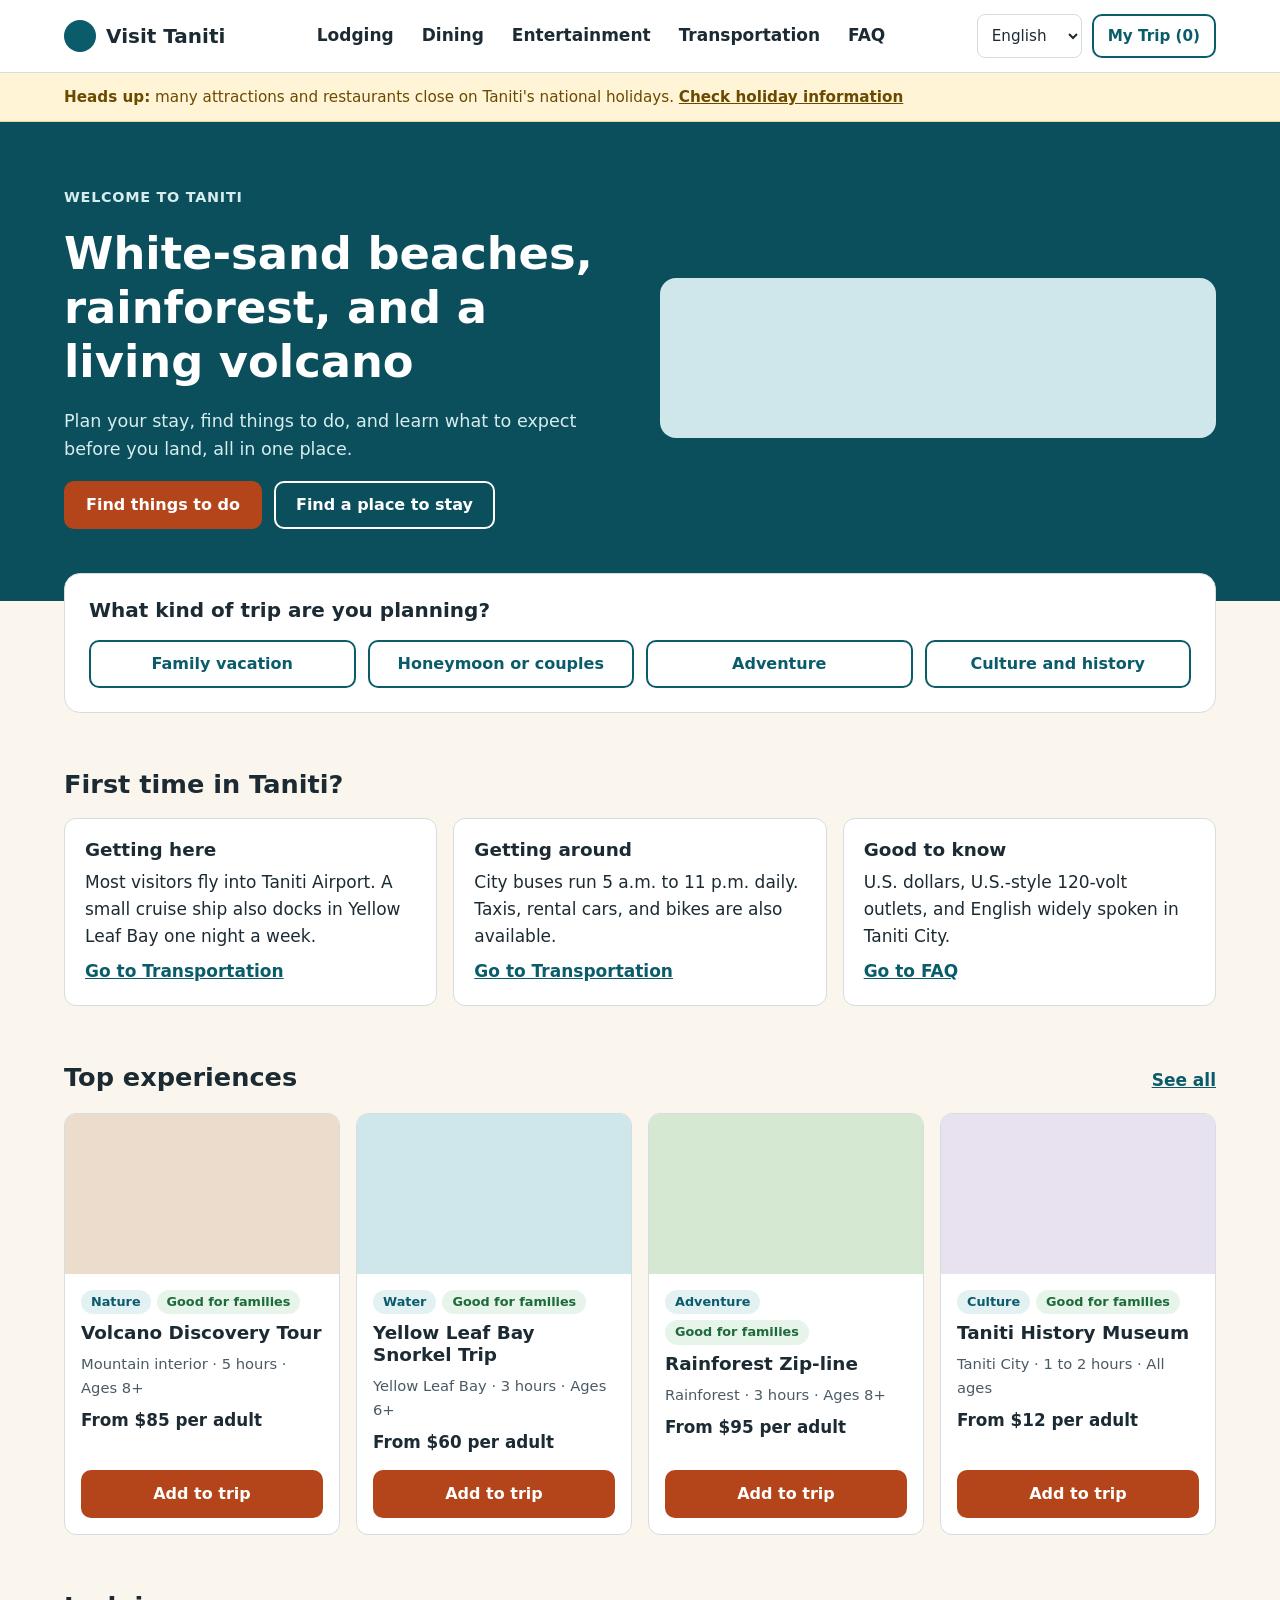
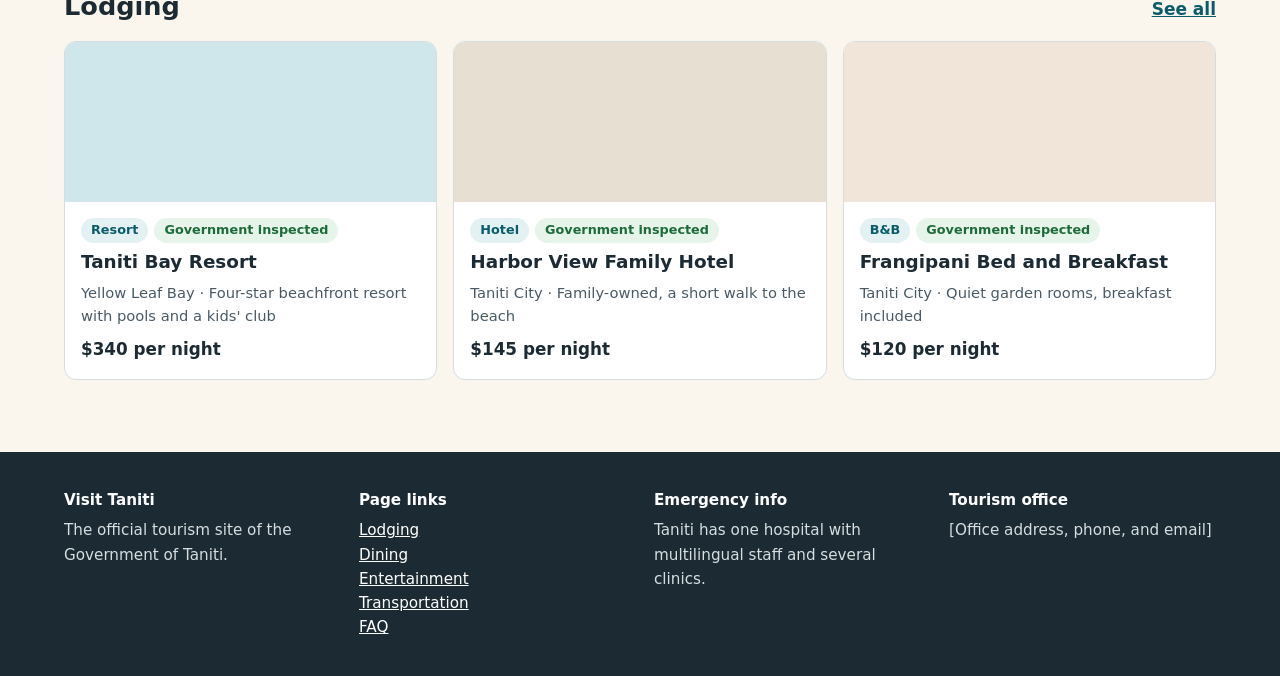
<file: index.html>
<!DOCTYPE html>
<html lang="en">
<head>
  <meta charset="utf-8">
  <meta name="viewport" content="width=device-width, initial-scale=1">
  <meta name="description" content="Plan your trip to Taniti: lodging, dining, things to do, transportation, and travel tips.">
  <title>Home | Visit Taniti</title>
  <link rel="stylesheet" href="styles.css">
</head>
<body>
<a class="skip-link" href="#main">Skip to main content</a>
<header class="site-header">
  <div class="wrap header-inner">
    <a class="logo" href="index.html" aria-label="Visit Taniti home"><span class="logo-mark" aria-hidden="true"></span>Visit Taniti</a>
    <nav aria-label="Main"><ul class="main-nav"><li><a href="lodging.html">Lodging</a></li><li><a href="dining.html">Dining</a></li><li><a href="entertainment.html">Entertainment</a></li><li><a href="transportation.html">Transportation</a></li><li><a href="faq.html">FAQ</a></li></ul></nav>
    <div class="header-tools">
      <label class="visually-hidden" for="lang">Language</label>
      <select id="lang"><option>English</option><option>Español</option><option>Français</option><option>日本語</option></select>
      <a class="btn btn-outline btn-small" href="#">My Trip (0)</a>
    </div>
  </div>
</header>
<main id="main">
<div class="holiday-alert"><div class="wrap"><p><strong>Heads up:</strong> many attractions and restaurants close on Taniti's national holidays. <a href="faq.html#q-holidays">Check holiday information</a></p></div></div>
<section class="hero" aria-labelledby="hero-title">
  <div class="wrap hero-inner">
    <div class="hero-text">
      <p class="eyebrow">Welcome to Taniti</p>
      <h1 id="hero-title">White-sand beaches, rainforest, and a living volcano</h1>
      <p>Plan your stay, find things to do, and learn what to expect before you land, all in one place.</p>
      <div class="hero-buttons"><a class="btn btn-primary" href="entertainment.html">Find things to do</a><a class="btn btn-light" href="lodging.html">Find a place to stay</a></div>
    </div>
    <div class="photo hero-photo tone-water" role="img" aria-label="Photo: Yellow Leaf Bay at sunset"></div>
  </div>
</section>
<section class="wrap section trip-types" aria-labelledby="trip-title">
  <h2 id="trip-title">What kind of trip are you planning?</h2>
  <div class="trip-grid">
    <a class="btn btn-outline" href="entertainment.html#families">Family vacation</a>
    <a class="btn btn-outline" href="entertainment.html#couples">Honeymoon or couples</a>
    <a class="btn btn-outline" href="entertainment.html#adventure">Adventure</a>
    <a class="btn btn-outline" href="entertainment.html#culture">Culture and history</a>
  </div>
</section>
<section class="wrap section" aria-labelledby="first-title">
  <h2 id="first-title">First time in Taniti?</h2>
  <div class="grid grid-3">
    <div class="info-card"><h3>Getting here</h3><p>Most visitors fly into Taniti Airport. A small cruise ship also docks in Yellow Leaf Bay one night a week.</p><a href="transportation.html">Go to Transportation</a></div>
    <div class="info-card"><h3>Getting around</h3><p>City buses run 5 a.m. to 11 p.m. daily. Taxis, rental cars, and bikes are also available.</p><a href="transportation.html#around-title">Go to Transportation</a></div>
    <div class="info-card"><h3>Good to know</h3><p>U.S. dollars, U.S.-style 120-volt outlets, and English widely spoken in Taniti City.</p><a href="faq.html">Go to FAQ</a></div>
  </div>
</section>
<section class="wrap section" aria-labelledby="top-title">
  <div class="section-head"><h2 id="top-title">Top experiences</h2><a href="entertainment.html">See all</a></div>
  <div class="grid grid-4"><article class="card family couples adventure nature">
  <div class="photo tone-earth" role="img" aria-label="Photo: Volcano Discovery Tour"></div>
  <div class="card-body">
    <div class="badges"><span class="badge">Nature</span><span class="badge badge-green">Good for families</span></div>
    <h3>Volcano Discovery Tour</h3>
    <p class="meta">Mountain interior · 5 hours · Ages 8+</p>
    <p class="price">From $85 per adult</p>
    <div class="card-actions"><button type="button" class="btn btn-primary btn-block">Add to trip</button></div>
  </div>
</article><article class="card family couples water">
  <div class="photo tone-water" role="img" aria-label="Photo: Yellow Leaf Bay Snorkel Trip"></div>
  <div class="card-body">
    <div class="badges"><span class="badge">Water</span><span class="badge badge-green">Good for families</span></div>
    <h3>Yellow Leaf Bay Snorkel Trip</h3>
    <p class="meta">Yellow Leaf Bay · 3 hours · Ages 6+</p>
    <p class="price">From $60 per adult</p>
    <div class="card-actions"><button type="button" class="btn btn-primary btn-block">Add to trip</button></div>
  </div>
</article><article class="card family couples adventure adventure">
  <div class="photo tone-forest" role="img" aria-label="Photo: Rainforest Zip-line"></div>
  <div class="card-body">
    <div class="badges"><span class="badge">Adventure</span><span class="badge badge-green">Good for families</span></div>
    <h3>Rainforest Zip-line</h3>
    <p class="meta">Rainforest · 3 hours · Ages 8+</p>
    <p class="price">From $95 per adult</p>
    <div class="card-actions"><button type="button" class="btn btn-primary btn-block">Add to trip</button></div>
  </div>
</article><article class="card family couples culture">
  <div class="photo tone-violet" role="img" aria-label="Photo: Taniti History Museum"></div>
  <div class="card-body">
    <div class="badges"><span class="badge">Culture</span><span class="badge badge-green">Good for families</span></div>
    <h3>Taniti History Museum</h3>
    <p class="meta">Taniti City · 1 to 2 hours · All ages</p>
    <p class="price">From $12 per adult</p>
    <div class="card-actions"><button type="button" class="btn btn-primary btn-block">Add to trip</button></div>
  </div>
</article></div>
</section>
<section class="wrap section" aria-labelledby="stay-title">
  <div class="section-head"><h2 id="stay-title">Lodging</h2><a href="lodging.html">See all</a></div>
  <div class="grid grid-3"><article class="card resort">
  <div class="photo tone-water" role="img" aria-label="Photo: Taniti Bay Resort"></div>
  <div class="card-body">
    <div class="badges"><span class="badge">Resort</span><span class="badge badge-green">Government inspected</span></div>
    <h3>Taniti Bay Resort</h3>
    <p class="meta">Yellow Leaf Bay · Four-star beachfront resort with pools and a kids' club</p>
    <p class="price">$340 per night</p>
    
  </div>
</article><article class="card hotel">
  <div class="photo tone-sand" role="img" aria-label="Photo: Harbor View Family Hotel"></div>
  <div class="card-body">
    <div class="badges"><span class="badge">Hotel</span><span class="badge badge-green">Government inspected</span></div>
    <h3>Harbor View Family Hotel</h3>
    <p class="meta">Taniti City · Family-owned, a short walk to the beach</p>
    <p class="price">$145 per night</p>
  </div>
</article><article class="card bb">
  <div class="photo tone-rose" role="img" aria-label="Photo: Frangipani Bed and Breakfast"></div>
  <div class="card-body">
    <div class="badges"><span class="badge">B&amp;B</span><span class="badge badge-green">Government inspected</span></div>
    <h3>Frangipani Bed and Breakfast</h3>
    <p class="meta">Taniti City · Quiet garden rooms, breakfast included</p>
    <p class="price">$120 per night</p>
  </div>
</article></div>
</section>
</main>
<footer class="site-footer">
  <div class="wrap footer-grid">
    <div><p class="footer-title">Visit Taniti</p><p>The official tourism site of the Government of Taniti.</p></div>
    <nav aria-label="Footer"><p class="footer-title">Page links</p><ul>
      <li><a href="lodging.html">Lodging</a></li><li><a href="dining.html">Dining</a></li><li><a href="entertainment.html">Entertainment</a></li>
      <li><a href="transportation.html">Transportation</a></li><li><a href="faq.html">FAQ</a></li></ul></nav>
    <div><p class="footer-title">Emergency info</p><p>Taniti has one hospital with multilingual staff and several clinics.</p></div>
    <div><p class="footer-title">Tourism office</p><p>[Office address, phone, and email]</p></div>
  </div>
</footer>
</body>
</html>
</file>
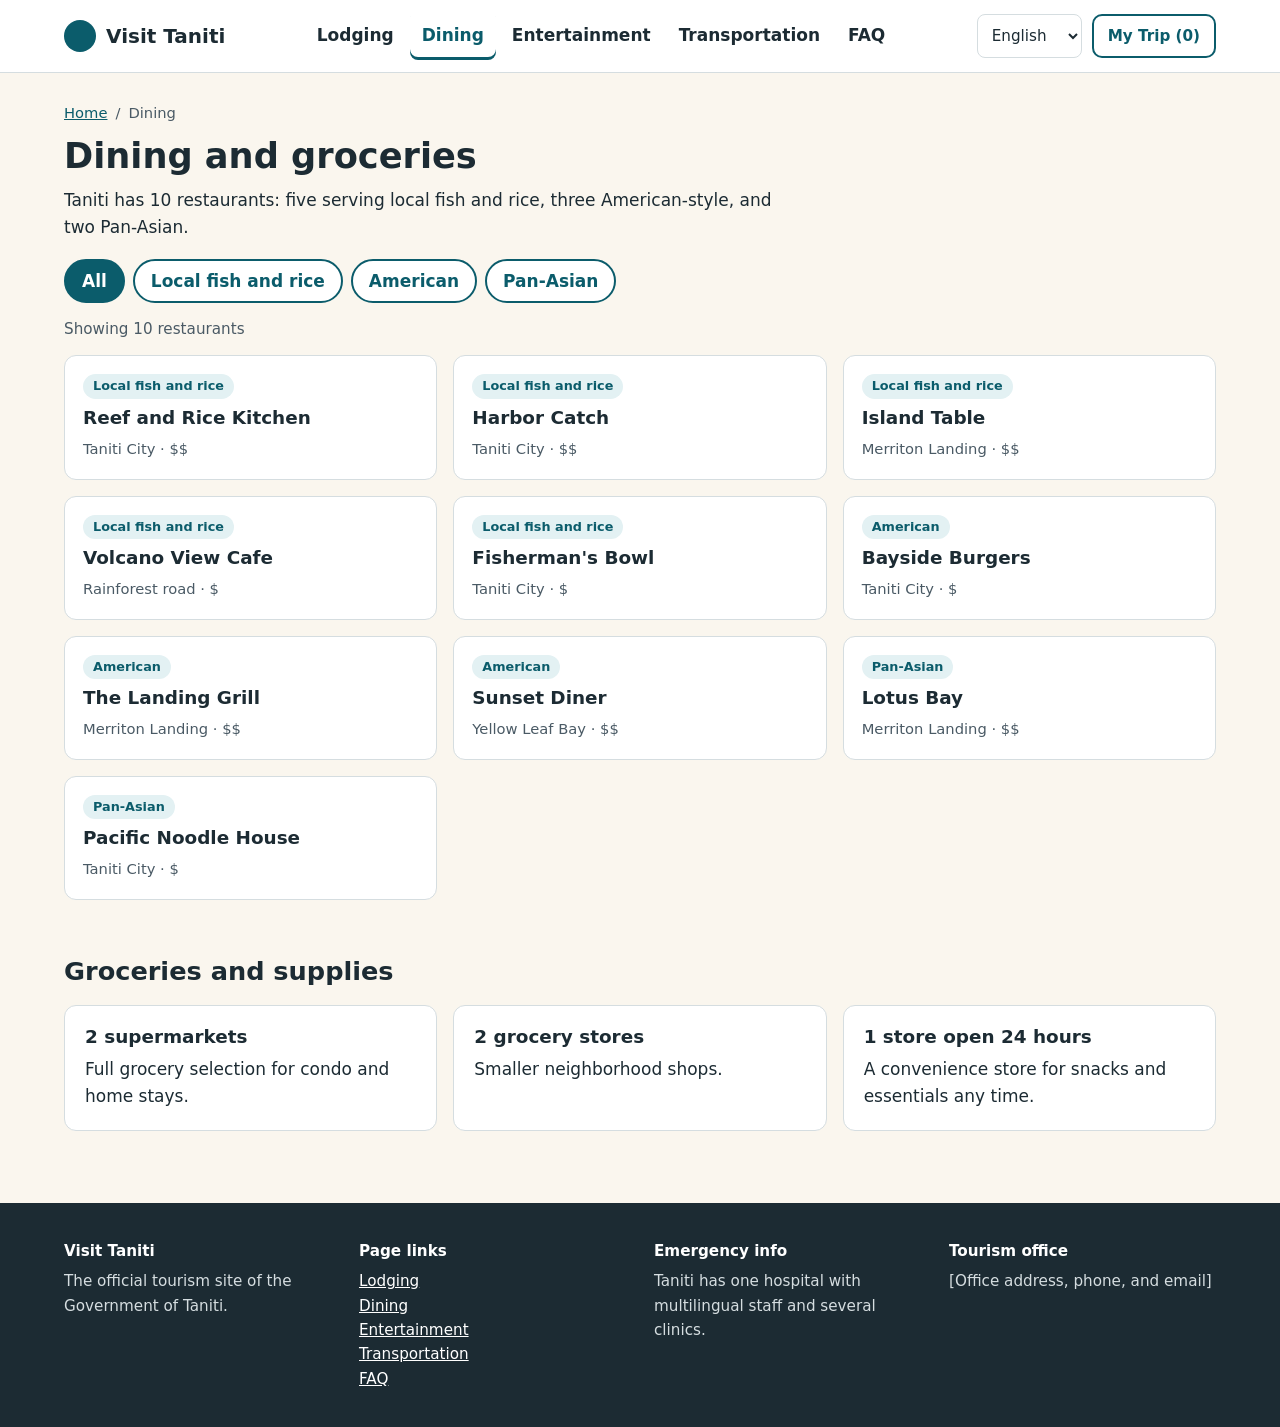
<file: dining.html>
<!DOCTYPE html>
<html lang="en">
<head>
  <meta charset="utf-8">
  <meta name="viewport" content="width=device-width, initial-scale=1">
  <meta name="description" content="Restaurants and grocery stores on Taniti.">
  <title>Dining | Visit Taniti</title>
  <link rel="stylesheet" href="styles.css">
</head>
<body>
<a class="skip-link" href="#main">Skip to main content</a>
<header class="site-header">
  <div class="wrap header-inner">
    <a class="logo" href="index.html" aria-label="Visit Taniti home"><span class="logo-mark" aria-hidden="true"></span>Visit Taniti</a>
    <nav aria-label="Main"><ul class="main-nav"><li><a href="lodging.html">Lodging</a></li><li><a href="dining.html" aria-current="page">Dining</a></li><li><a href="entertainment.html">Entertainment</a></li><li><a href="transportation.html">Transportation</a></li><li><a href="faq.html">FAQ</a></li></ul></nav>
    <div class="header-tools">
      <label class="visually-hidden" for="lang">Language</label>
      <select id="lang"><option>English</option><option>Español</option><option>Français</option><option>日本語</option></select>
      <a class="btn btn-outline btn-small" href="#">My Trip (0)</a>
    </div>
  </div>
</header>
<main id="main">
<section class="wrap page-title">
  <nav aria-label="Breadcrumb"><ol class="breadcrumb"><li><a href="index.html">Home</a></li><li aria-current="page">Dining</li></ol></nav>
  <h1>Dining and groceries</h1>
  <p class="intro">Taniti has 10 restaurants: five serving local fish and rice, three American-style, and two Pan-Asian.</p>
</section><section class="wrap filter-area" aria-label="Filter by cuisine">
  <span id="all" class="filter-target"></span><span id="local" class="filter-target"></span><span id="american" class="filter-target"></span><span id="panasian" class="filter-target"></span>
  <nav class="chips" aria-label="Filter by cuisine"><a class="chip chip-all" href="#all">All</a><a class="chip" data-f="local" href="#local">Local fish and rice</a><a class="chip" data-f="american" href="#american">American</a><a class="chip" data-f="panasian" href="#panasian">Pan-Asian</a></nav>
  <div class="results">
    <div class="grid"><article class="card food-card local"><div class="card-body"><div class="badges"><span class="badge">Local fish and rice</span></div><h3>Reef and Rice Kitchen</h3><p class="meta">Taniti City · $$</p></div></article><article class="card food-card local"><div class="card-body"><div class="badges"><span class="badge">Local fish and rice</span></div><h3>Harbor Catch</h3><p class="meta">Taniti City · $$</p></div></article><article class="card food-card local"><div class="card-body"><div class="badges"><span class="badge">Local fish and rice</span></div><h3>Island Table</h3><p class="meta">Merriton Landing · $$</p></div></article><article class="card food-card local"><div class="card-body"><div class="badges"><span class="badge">Local fish and rice</span></div><h3>Volcano View Cafe</h3><p class="meta">Rainforest road · $</p></div></article><article class="card food-card local"><div class="card-body"><div class="badges"><span class="badge">Local fish and rice</span></div><h3>Fisherman&#x27;s Bowl</h3><p class="meta">Taniti City · $</p></div></article><article class="card food-card american"><div class="card-body"><div class="badges"><span class="badge">American</span></div><h3>Bayside Burgers</h3><p class="meta">Taniti City · $</p></div></article><article class="card food-card american"><div class="card-body"><div class="badges"><span class="badge">American</span></div><h3>The Landing Grill</h3><p class="meta">Merriton Landing · $$</p></div></article><article class="card food-card american"><div class="card-body"><div class="badges"><span class="badge">American</span></div><h3>Sunset Diner</h3><p class="meta">Yellow Leaf Bay · $$</p></div></article><article class="card food-card panasian"><div class="card-body"><div class="badges"><span class="badge">Pan-Asian</span></div><h3>Lotus Bay</h3><p class="meta">Merriton Landing · $$</p></div></article><article class="card food-card panasian"><div class="card-body"><div class="badges"><span class="badge">Pan-Asian</span></div><h3>Pacific Noodle House</h3><p class="meta">Taniti City · $</p></div></article></div>
    <p class="count" aria-live="polite">restaurants</p>
  </div>
</section>
<section class="wrap section" aria-labelledby="groc-title">
  <h2 id="groc-title">Groceries and supplies</h2>
  <div class="grid grid-3">
    <div class="info-card"><h3>2 supermarkets</h3><p>Full grocery selection for condo and home stays.</p></div>
    <div class="info-card"><h3>2 grocery stores</h3><p>Smaller neighborhood shops.</p></div>
    <div class="info-card"><h3>1 store open 24 hours</h3><p>A convenience store for snacks and essentials any time.</p></div>
  </div>
</section>
</main>
<footer class="site-footer">
  <div class="wrap footer-grid">
    <div><p class="footer-title">Visit Taniti</p><p>The official tourism site of the Government of Taniti.</p></div>
    <nav aria-label="Footer"><p class="footer-title">Page links</p><ul>
      <li><a href="lodging.html">Lodging</a></li><li><a href="dining.html">Dining</a></li><li><a href="entertainment.html">Entertainment</a></li>
      <li><a href="transportation.html">Transportation</a></li><li><a href="faq.html">FAQ</a></li></ul></nav>
    <div><p class="footer-title">Emergency info</p><p>Taniti has one hospital with multilingual staff and several clinics.</p></div>
    <div><p class="footer-title">Tourism office</p><p>[Office address, phone, and email]</p></div>
  </div>
</footer>
</body>
</html>
</file>
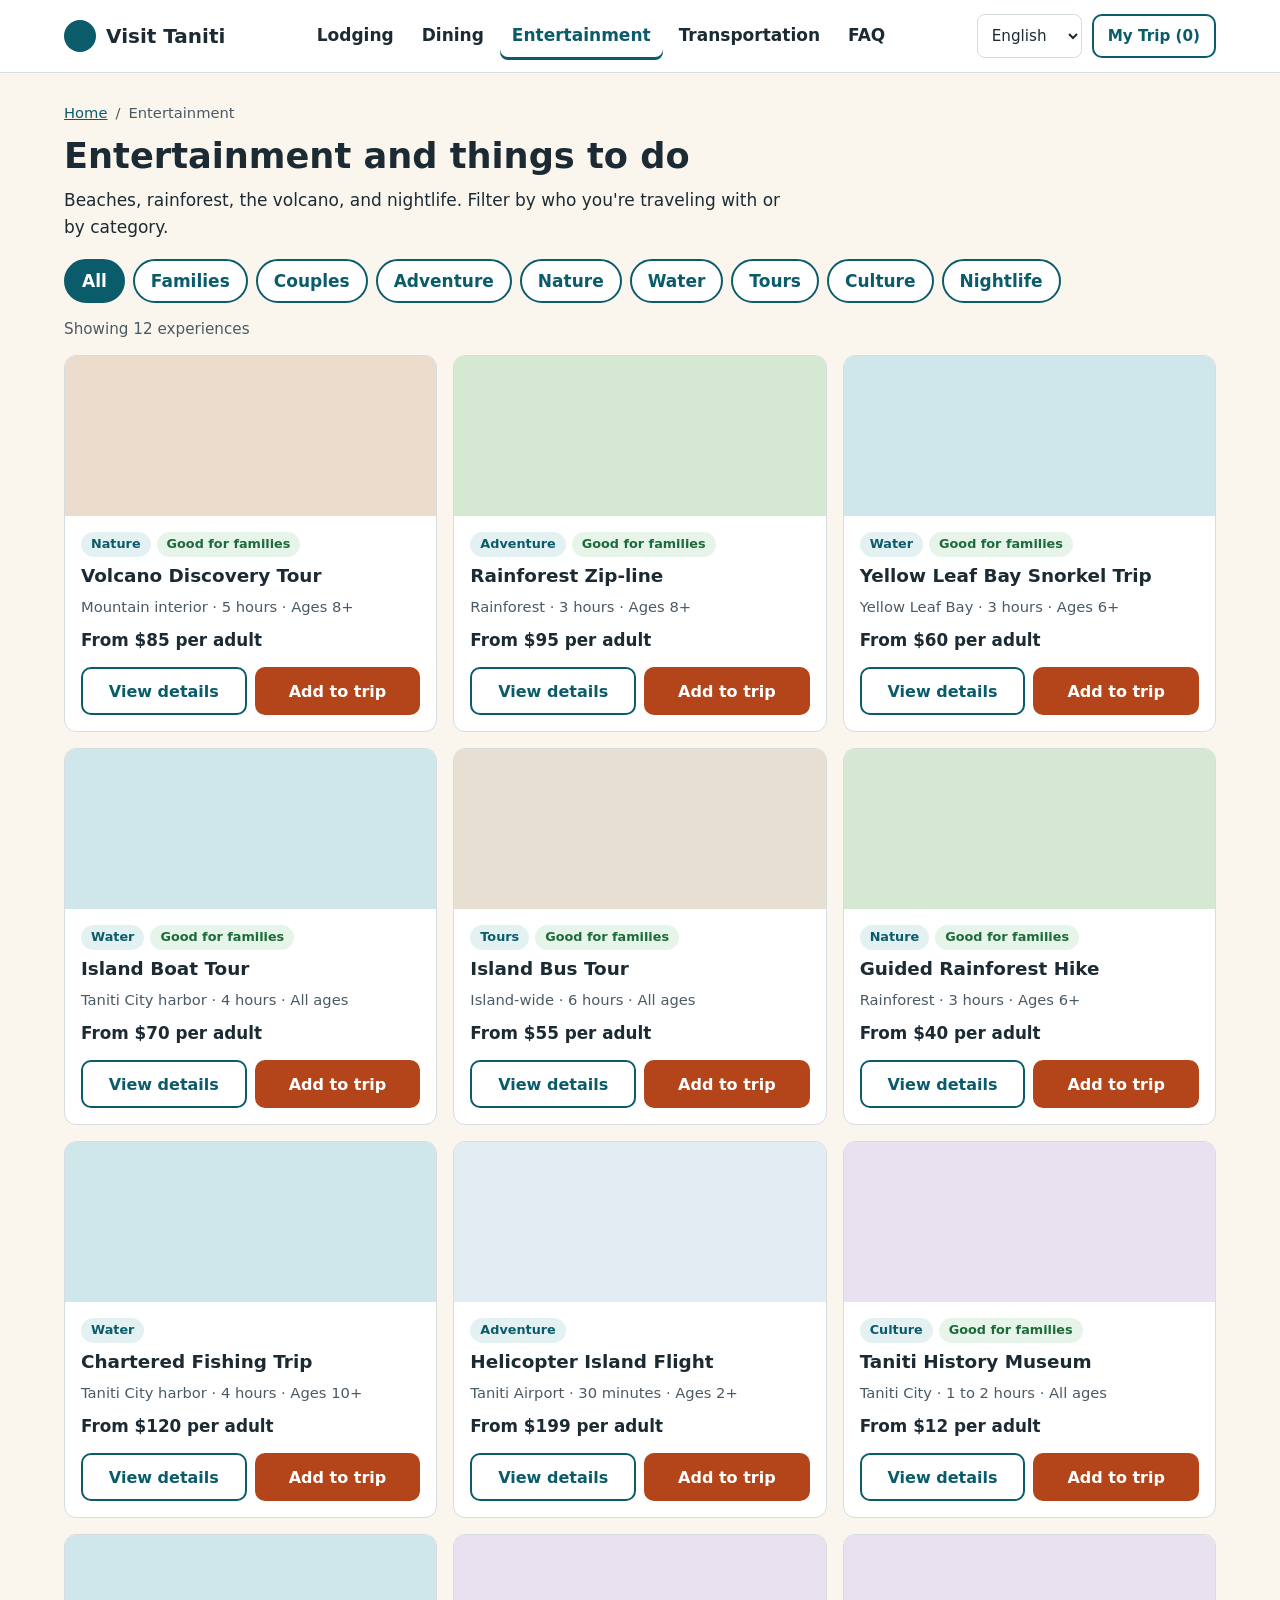
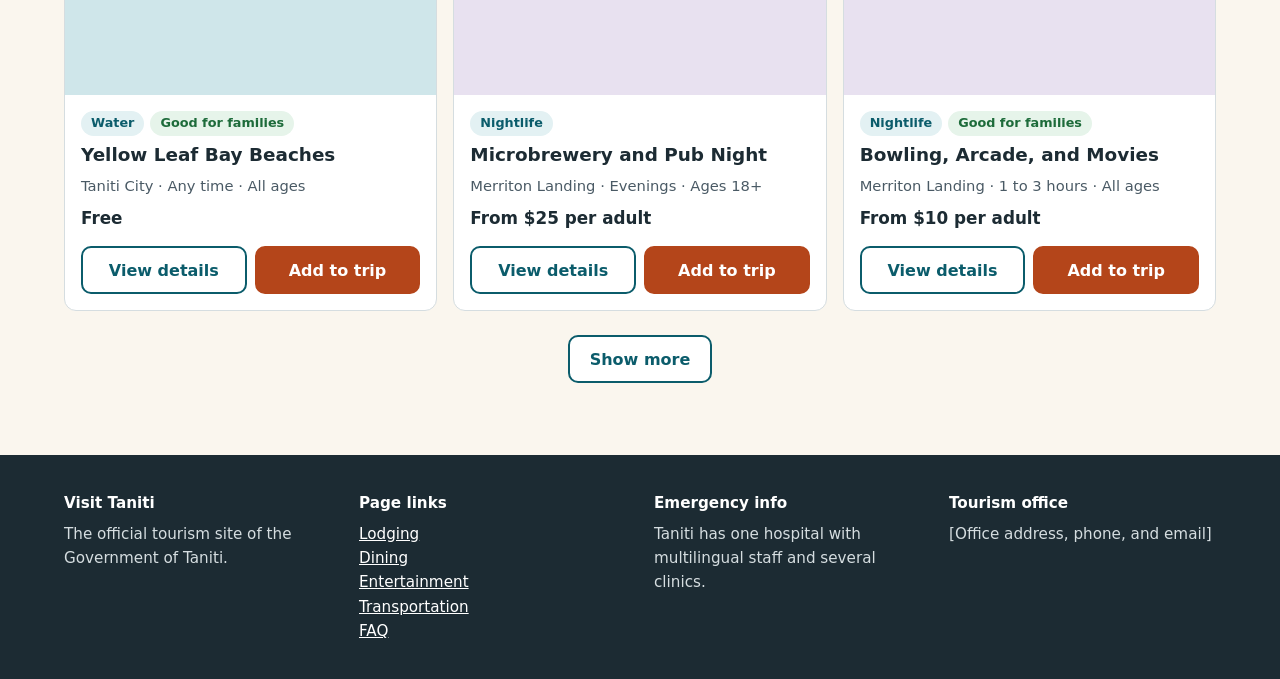
<file: entertainment.html>
<!DOCTYPE html>
<html lang="en">
<head>
  <meta charset="utf-8">
  <meta name="viewport" content="width=device-width, initial-scale=1">
  <meta name="description" content="Things to do on Taniti: tours, beaches, adventure, culture, and nightlife.">
  <title>Entertainment | Visit Taniti</title>
  <link rel="stylesheet" href="styles.css">
</head>
<body>
<a class="skip-link" href="#main">Skip to main content</a>
<header class="site-header">
  <div class="wrap header-inner">
    <a class="logo" href="index.html" aria-label="Visit Taniti home"><span class="logo-mark" aria-hidden="true"></span>Visit Taniti</a>
    <nav aria-label="Main"><ul class="main-nav"><li><a href="lodging.html">Lodging</a></li><li><a href="dining.html">Dining</a></li><li><a href="entertainment.html" aria-current="page">Entertainment</a></li><li><a href="transportation.html">Transportation</a></li><li><a href="faq.html">FAQ</a></li></ul></nav>
    <div class="header-tools">
      <label class="visually-hidden" for="lang">Language</label>
      <select id="lang"><option>English</option><option>Español</option><option>Français</option><option>日本語</option></select>
      <a class="btn btn-outline btn-small" href="#">My Trip (0)</a>
    </div>
  </div>
</header>
<main id="main">
<section class="wrap page-title">
  <nav aria-label="Breadcrumb"><ol class="breadcrumb"><li><a href="index.html">Home</a></li><li aria-current="page">Entertainment</li></ol></nav>
  <h1>Entertainment and things to do</h1>
  <p class="intro">Beaches, rainforest, the volcano, and nightlife. Filter by who you're traveling with or by category.</p>
</section><section class="wrap filter-area" aria-label="Filter by traveler or category">
  <span id="all" class="filter-target"></span><span id="families" class="filter-target"></span><span id="couples" class="filter-target"></span><span id="adventure" class="filter-target"></span><span id="nature" class="filter-target"></span><span id="water" class="filter-target"></span><span id="tours" class="filter-target"></span><span id="culture" class="filter-target"></span><span id="nightlife" class="filter-target"></span>
  <nav class="chips" aria-label="Filter by traveler or category"><a class="chip chip-all" href="#all">All</a><a class="chip" data-f="families" href="#families">Families</a><a class="chip" data-f="couples" href="#couples">Couples</a><a class="chip" data-f="adventure" href="#adventure">Adventure</a><a class="chip" data-f="nature" href="#nature">Nature</a><a class="chip" data-f="water" href="#water">Water</a><a class="chip" data-f="tours" href="#tours">Tours</a><a class="chip" data-f="culture" href="#culture">Culture</a><a class="chip" data-f="nightlife" href="#nightlife">Nightlife</a></nav>
  <div class="results">
    <div class="grid"><article class="card family families couples adventure nature">
  <div class="photo tone-earth" role="img" aria-label="Photo: Volcano Discovery Tour"></div>
  <div class="card-body">
    <div class="badges"><span class="badge">Nature</span><span class="badge badge-green">Good for families</span></div>
    <h3>Volcano Discovery Tour</h3>
    <p class="meta">Mountain interior · 5 hours · Ages 8+</p>
    <p class="price">From $85 per adult</p>
    <div class="card-actions"><button type="button" class="btn btn-outline">View details</button><button type="button" class="btn btn-primary">Add to trip</button></div>
  </div>
</article><article class="card family families couples adventure adventure">
  <div class="photo tone-forest" role="img" aria-label="Photo: Rainforest Zip-line"></div>
  <div class="card-body">
    <div class="badges"><span class="badge">Adventure</span><span class="badge badge-green">Good for families</span></div>
    <h3>Rainforest Zip-line</h3>
    <p class="meta">Rainforest · 3 hours · Ages 8+</p>
    <p class="price">From $95 per adult</p>
    <div class="card-actions"><button type="button" class="btn btn-outline">View details</button><button type="button" class="btn btn-primary">Add to trip</button></div>
  </div>
</article><article class="card family families couples water">
  <div class="photo tone-water" role="img" aria-label="Photo: Yellow Leaf Bay Snorkel Trip"></div>
  <div class="card-body">
    <div class="badges"><span class="badge">Water</span><span class="badge badge-green">Good for families</span></div>
    <h3>Yellow Leaf Bay Snorkel Trip</h3>
    <p class="meta">Yellow Leaf Bay · 3 hours · Ages 6+</p>
    <p class="price">From $60 per adult</p>
    <div class="card-actions"><button type="button" class="btn btn-outline">View details</button><button type="button" class="btn btn-primary">Add to trip</button></div>
  </div>
</article><article class="card family families couples water">
  <div class="photo tone-water" role="img" aria-label="Photo: Island Boat Tour"></div>
  <div class="card-body">
    <div class="badges"><span class="badge">Water</span><span class="badge badge-green">Good for families</span></div>
    <h3>Island Boat Tour</h3>
    <p class="meta">Taniti City harbor · 4 hours · All ages</p>
    <p class="price">From $70 per adult</p>
    <div class="card-actions"><button type="button" class="btn btn-outline">View details</button><button type="button" class="btn btn-primary">Add to trip</button></div>
  </div>
</article><article class="card family families tours">
  <div class="photo tone-sand" role="img" aria-label="Photo: Island Bus Tour"></div>
  <div class="card-body">
    <div class="badges"><span class="badge">Tours</span><span class="badge badge-green">Good for families</span></div>
    <h3>Island Bus Tour</h3>
    <p class="meta">Island-wide · 6 hours · All ages</p>
    <p class="price">From $55 per adult</p>
    <div class="card-actions"><button type="button" class="btn btn-outline">View details</button><button type="button" class="btn btn-primary">Add to trip</button></div>
  </div>
</article><article class="card family families couples nature">
  <div class="photo tone-forest" role="img" aria-label="Photo: Guided Rainforest Hike"></div>
  <div class="card-body">
    <div class="badges"><span class="badge">Nature</span><span class="badge badge-green">Good for families</span></div>
    <h3>Guided Rainforest Hike</h3>
    <p class="meta">Rainforest · 3 hours · Ages 6+</p>
    <p class="price">From $40 per adult</p>
    <div class="card-actions"><button type="button" class="btn btn-outline">View details</button><button type="button" class="btn btn-primary">Add to trip</button></div>
  </div>
</article><article class="card couples adventure water">
  <div class="photo tone-water" role="img" aria-label="Photo: Chartered Fishing Trip"></div>
  <div class="card-body">
    <div class="badges"><span class="badge">Water</span></div>
    <h3>Chartered Fishing Trip</h3>
    <p class="meta">Taniti City harbor · 4 hours · Ages 10+</p>
    <p class="price">From $120 per adult</p>
    <div class="card-actions"><button type="button" class="btn btn-outline">View details</button><button type="button" class="btn btn-primary">Add to trip</button></div>
  </div>
</article><article class="card couples adventure adventure">
  <div class="photo tone-sky" role="img" aria-label="Photo: Helicopter Island Flight"></div>
  <div class="card-body">
    <div class="badges"><span class="badge">Adventure</span></div>
    <h3>Helicopter Island Flight</h3>
    <p class="meta">Taniti Airport · 30 minutes · Ages 2+</p>
    <p class="price">From $199 per adult</p>
    <div class="card-actions"><button type="button" class="btn btn-outline">View details</button><button type="button" class="btn btn-primary">Add to trip</button></div>
  </div>
</article><article class="card family families couples culture">
  <div class="photo tone-violet" role="img" aria-label="Photo: Taniti History Museum"></div>
  <div class="card-body">
    <div class="badges"><span class="badge">Culture</span><span class="badge badge-green">Good for families</span></div>
    <h3>Taniti History Museum</h3>
    <p class="meta">Taniti City · 1 to 2 hours · All ages</p>
    <p class="price">From $12 per adult</p>
    <div class="card-actions"><button type="button" class="btn btn-outline">View details</button><button type="button" class="btn btn-primary">Add to trip</button></div>
  </div>
</article><article class="card family families couples water">
  <div class="photo tone-water" role="img" aria-label="Photo: Yellow Leaf Bay Beaches"></div>
  <div class="card-body">
    <div class="badges"><span class="badge">Water</span><span class="badge badge-green">Good for families</span></div>
    <h3>Yellow Leaf Bay Beaches</h3>
    <p class="meta">Taniti City · Any time · All ages</p>
    <p class="price">Free</p>
    <div class="card-actions"><button type="button" class="btn btn-outline">View details</button><button type="button" class="btn btn-primary">Add to trip</button></div>
  </div>
</article><article class="card couples nightlife">
  <div class="photo tone-violet" role="img" aria-label="Photo: Microbrewery and Pub Night"></div>
  <div class="card-body">
    <div class="badges"><span class="badge">Nightlife</span></div>
    <h3>Microbrewery and Pub Night</h3>
    <p class="meta">Merriton Landing · Evenings · Ages 18+</p>
    <p class="price">From $25 per adult</p>
    <div class="card-actions"><button type="button" class="btn btn-outline">View details</button><button type="button" class="btn btn-primary">Add to trip</button></div>
  </div>
</article><article class="card family families nightlife">
  <div class="photo tone-violet" role="img" aria-label="Photo: Bowling, Arcade, and Movies"></div>
  <div class="card-body">
    <div class="badges"><span class="badge">Nightlife</span><span class="badge badge-green">Good for families</span></div>
    <h3>Bowling, Arcade, and Movies</h3>
    <p class="meta">Merriton Landing · 1 to 3 hours · All ages</p>
    <p class="price">From $10 per adult</p>
    <div class="card-actions"><button type="button" class="btn btn-outline">View details</button><button type="button" class="btn btn-primary">Add to trip</button></div>
  </div>
</article></div>
    <p class="count" aria-live="polite">experiences</p>
  </div>
</section><div class="wrap show-more"><button type="button" class="btn btn-outline">Show more</button></div>
</main>
<footer class="site-footer">
  <div class="wrap footer-grid">
    <div><p class="footer-title">Visit Taniti</p><p>The official tourism site of the Government of Taniti.</p></div>
    <nav aria-label="Footer"><p class="footer-title">Page links</p><ul>
      <li><a href="lodging.html">Lodging</a></li><li><a href="dining.html">Dining</a></li><li><a href="entertainment.html">Entertainment</a></li>
      <li><a href="transportation.html">Transportation</a></li><li><a href="faq.html">FAQ</a></li></ul></nav>
    <div><p class="footer-title">Emergency info</p><p>Taniti has one hospital with multilingual staff and several clinics.</p></div>
    <div><p class="footer-title">Tourism office</p><p>[Office address, phone, and email]</p></div>
  </div>
</footer>
</body>
</html>
</file>
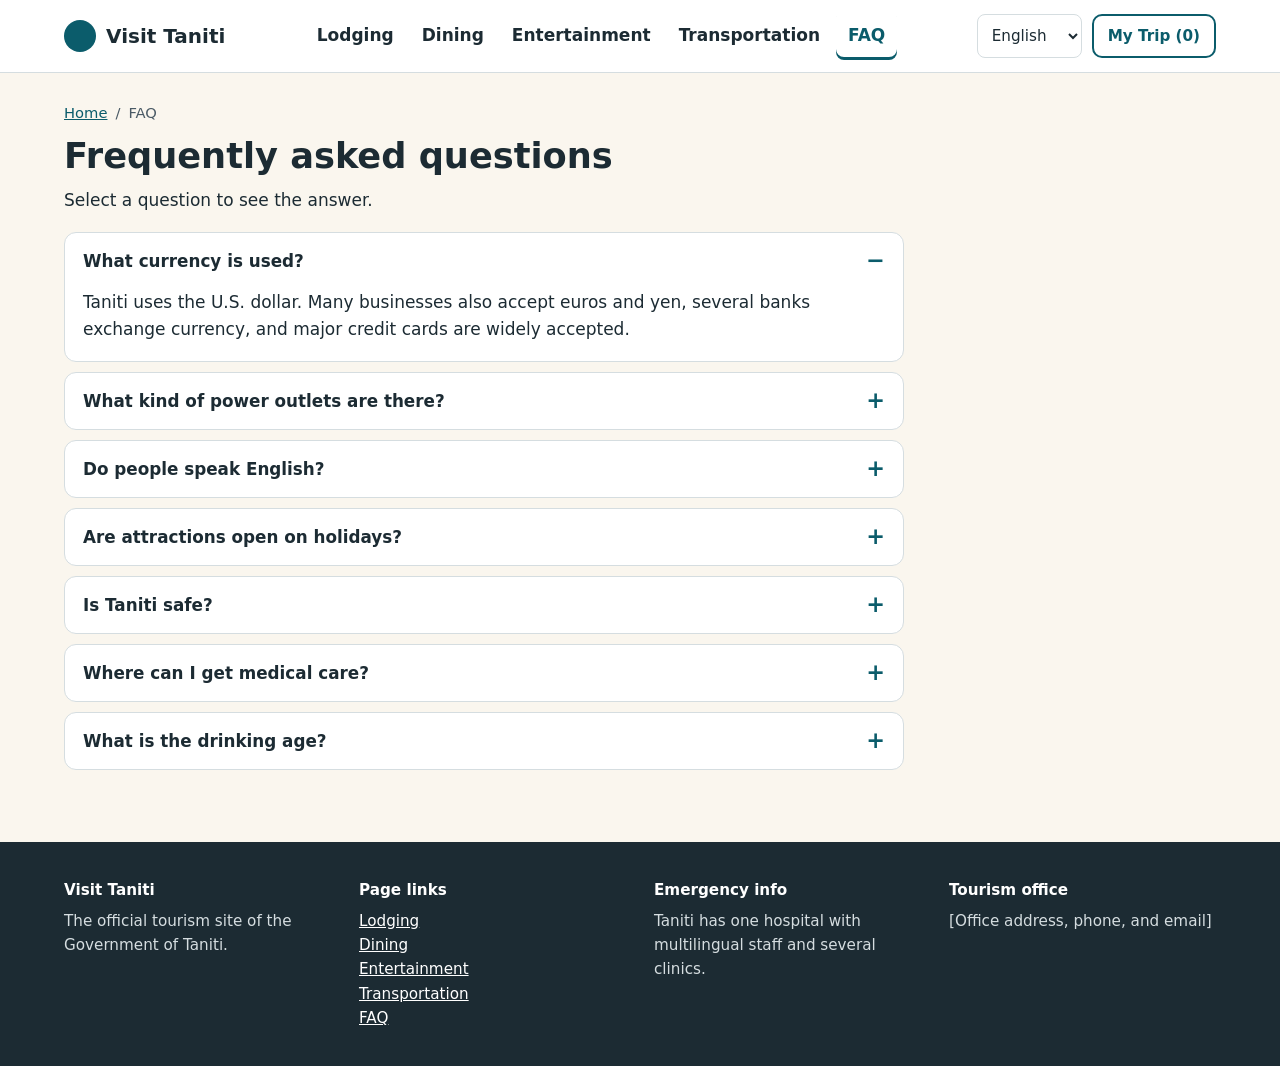
<file: faq.html>
<!DOCTYPE html>
<html lang="en">
<head>
  <meta charset="utf-8">
  <meta name="viewport" content="width=device-width, initial-scale=1">
  <meta name="description" content="Answers to common questions about visiting Taniti.">
  <title>FAQ | Visit Taniti</title>
  <link rel="stylesheet" href="styles.css">
</head>
<body>
<a class="skip-link" href="#main">Skip to main content</a>
<header class="site-header">
  <div class="wrap header-inner">
    <a class="logo" href="index.html" aria-label="Visit Taniti home"><span class="logo-mark" aria-hidden="true"></span>Visit Taniti</a>
    <nav aria-label="Main"><ul class="main-nav"><li><a href="lodging.html">Lodging</a></li><li><a href="dining.html">Dining</a></li><li><a href="entertainment.html">Entertainment</a></li><li><a href="transportation.html">Transportation</a></li><li><a href="faq.html" aria-current="page">FAQ</a></li></ul></nav>
    <div class="header-tools">
      <label class="visually-hidden" for="lang">Language</label>
      <select id="lang"><option>English</option><option>Español</option><option>Français</option><option>日本語</option></select>
      <a class="btn btn-outline btn-small" href="#">My Trip (0)</a>
    </div>
  </div>
</header>
<main id="main">
<section class="wrap page-title">
  <nav aria-label="Breadcrumb"><ol class="breadcrumb"><li><a href="index.html">Home</a></li><li aria-current="page">FAQ</li></ol></nav>
  <h1>Frequently asked questions</h1>
  <p class="intro">Select a question to see the answer.</p>
</section><section class="wrap faq-list"><details class="faq-item" id="q-currency" open><summary>What currency is used?</summary><p>Taniti uses the U.S. dollar. Many businesses also accept euros and yen, several banks exchange currency, and major credit cards are widely accepted.</p></details><details class="faq-item" id="q-power"><summary>What kind of power outlets are there?</summary><p>Outlets are 120 volts, the same as in the United States. Visitors from other regions may need an adapter.</p></details><details class="faq-item" id="q-language"><summary>Do people speak English?</summary><p>Many younger Tanitians speak fluent English. Very little English is spoken in rural areas, especially by older residents.</p></details><details class="faq-item" id="q-holidays"><summary>Are attractions open on holidays?</summary><p>Taniti has many national holidays. Many attractions and restaurants close on those days, so plan ahead and check before you book.</p></details><details class="faq-item" id="q-safety"><summary>Is Taniti safe?</summary><p>Violent crime is very rare. As tourism grows there are more reports of pickpocketing and petty theft, so keep your valuables secure.</p></details><details class="faq-item" id="q-health"><summary>Where can I get medical care?</summary><p>Taniti has one hospital, with many multilingual staff, and several clinics.</p></details><details class="faq-item" id="q-drinking"><summary>What is the drinking age?</summary><p>The drinking age on Taniti is 18. Alcohol is not served or sold between midnight and 9:00 a.m.</p></details></section>
</main>
<footer class="site-footer">
  <div class="wrap footer-grid">
    <div><p class="footer-title">Visit Taniti</p><p>The official tourism site of the Government of Taniti.</p></div>
    <nav aria-label="Footer"><p class="footer-title">Page links</p><ul>
      <li><a href="lodging.html">Lodging</a></li><li><a href="dining.html">Dining</a></li><li><a href="entertainment.html">Entertainment</a></li>
      <li><a href="transportation.html">Transportation</a></li><li><a href="faq.html">FAQ</a></li></ul></nav>
    <div><p class="footer-title">Emergency info</p><p>Taniti has one hospital with multilingual staff and several clinics.</p></div>
    <div><p class="footer-title">Tourism office</p><p>[Office address, phone, and email]</p></div>
  </div>
</footer>
</body>
</html>
</file>
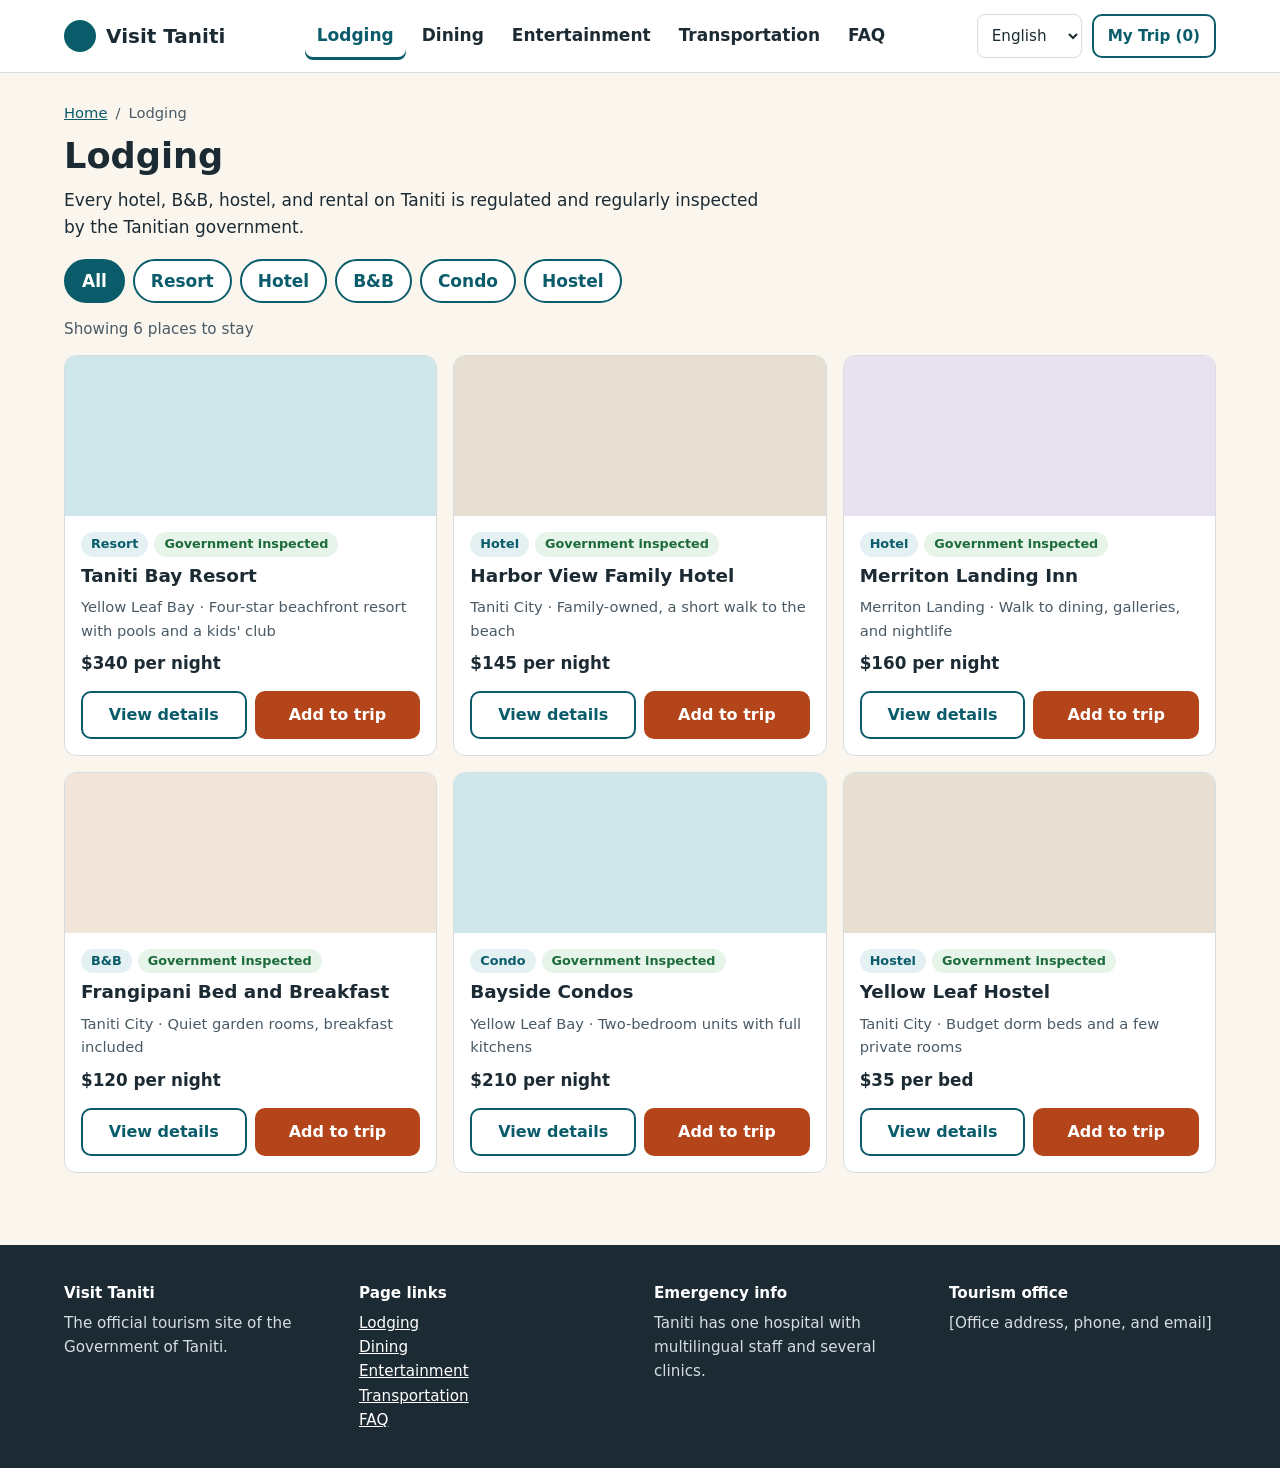
<file: lodging.html>
<!DOCTYPE html>
<html lang="en">
<head>
  <meta charset="utf-8">
  <meta name="viewport" content="width=device-width, initial-scale=1">
  <meta name="description" content="Places to stay on Taniti, from a hostel to a four-star resort.">
  <title>Lodging | Visit Taniti</title>
  <link rel="stylesheet" href="styles.css">
</head>
<body>
<a class="skip-link" href="#main">Skip to main content</a>
<header class="site-header">
  <div class="wrap header-inner">
    <a class="logo" href="index.html" aria-label="Visit Taniti home"><span class="logo-mark" aria-hidden="true"></span>Visit Taniti</a>
    <nav aria-label="Main"><ul class="main-nav"><li><a href="lodging.html" aria-current="page">Lodging</a></li><li><a href="dining.html">Dining</a></li><li><a href="entertainment.html">Entertainment</a></li><li><a href="transportation.html">Transportation</a></li><li><a href="faq.html">FAQ</a></li></ul></nav>
    <div class="header-tools">
      <label class="visually-hidden" for="lang">Language</label>
      <select id="lang"><option>English</option><option>Español</option><option>Français</option><option>日本語</option></select>
      <a class="btn btn-outline btn-small" href="#">My Trip (0)</a>
    </div>
  </div>
</header>
<main id="main">
<section class="wrap page-title">
  <nav aria-label="Breadcrumb"><ol class="breadcrumb"><li><a href="index.html">Home</a></li><li aria-current="page">Lodging</li></ol></nav>
  <h1>Lodging</h1>
  <p class="intro">Every hotel, B&amp;B, hostel, and rental on Taniti is regulated and regularly inspected by the Tanitian government.</p>
</section><section class="wrap filter-area" aria-label="Filter by lodging type">
  <span id="all" class="filter-target"></span><span id="resort" class="filter-target"></span><span id="hotel" class="filter-target"></span><span id="bb" class="filter-target"></span><span id="condo" class="filter-target"></span><span id="hostel" class="filter-target"></span>
  <nav class="chips" aria-label="Filter by lodging type"><a class="chip chip-all" href="#all">All</a><a class="chip" data-f="resort" href="#resort">Resort</a><a class="chip" data-f="hotel" href="#hotel">Hotel</a><a class="chip" data-f="bb" href="#bb">B&amp;B</a><a class="chip" data-f="condo" href="#condo">Condo</a><a class="chip" data-f="hostel" href="#hostel">Hostel</a></nav>
  <div class="results">
    <div class="grid"><article class="card resort">
  <div class="photo tone-water" role="img" aria-label="Photo: Taniti Bay Resort"></div>
  <div class="card-body">
    <div class="badges"><span class="badge">Resort</span><span class="badge badge-green">Government inspected</span></div>
    <h3>Taniti Bay Resort</h3>
    <p class="meta">Yellow Leaf Bay · Four-star beachfront resort with pools and a kids' club</p>
    <p class="price">$340 per night</p>
    <div class="card-actions"><button type="button" class="btn btn-outline">View details</button><button type="button" class="btn btn-primary">Add to trip</button></div>
  </div>
</article><article class="card hotel">
  <div class="photo tone-sand" role="img" aria-label="Photo: Harbor View Family Hotel"></div>
  <div class="card-body">
    <div class="badges"><span class="badge">Hotel</span><span class="badge badge-green">Government inspected</span></div>
    <h3>Harbor View Family Hotel</h3>
    <p class="meta">Taniti City · Family-owned, a short walk to the beach</p>
    <p class="price">$145 per night</p>
    <div class="card-actions"><button type="button" class="btn btn-outline">View details</button><button type="button" class="btn btn-primary">Add to trip</button></div>
  </div>
</article><article class="card hotel">
  <div class="photo tone-violet" role="img" aria-label="Photo: Merriton Landing Inn"></div>
  <div class="card-body">
    <div class="badges"><span class="badge">Hotel</span><span class="badge badge-green">Government inspected</span></div>
    <h3>Merriton Landing Inn</h3>
    <p class="meta">Merriton Landing · Walk to dining, galleries, and nightlife</p>
    <p class="price">$160 per night</p>
    <div class="card-actions"><button type="button" class="btn btn-outline">View details</button><button type="button" class="btn btn-primary">Add to trip</button></div>
  </div>
</article><article class="card bb">
  <div class="photo tone-rose" role="img" aria-label="Photo: Frangipani Bed and Breakfast"></div>
  <div class="card-body">
    <div class="badges"><span class="badge">B&amp;B</span><span class="badge badge-green">Government inspected</span></div>
    <h3>Frangipani Bed and Breakfast</h3>
    <p class="meta">Taniti City · Quiet garden rooms, breakfast included</p>
    <p class="price">$120 per night</p>
    <div class="card-actions"><button type="button" class="btn btn-outline">View details</button><button type="button" class="btn btn-primary">Add to trip</button></div>
  </div>
</article><article class="card condo">
  <div class="photo tone-water" role="img" aria-label="Photo: Bayside Condos"></div>
  <div class="card-body">
    <div class="badges"><span class="badge">Condo</span><span class="badge badge-green">Government inspected</span></div>
    <h3>Bayside Condos</h3>
    <p class="meta">Yellow Leaf Bay · Two-bedroom units with full kitchens</p>
    <p class="price">$210 per night</p>
    <div class="card-actions"><button type="button" class="btn btn-outline">View details</button><button type="button" class="btn btn-primary">Add to trip</button></div>
  </div>
</article><article class="card hostel">
  <div class="photo tone-sand" role="img" aria-label="Photo: Yellow Leaf Hostel"></div>
  <div class="card-body">
    <div class="badges"><span class="badge">Hostel</span><span class="badge badge-green">Government inspected</span></div>
    <h3>Yellow Leaf Hostel</h3>
    <p class="meta">Taniti City · Budget dorm beds and a few private rooms</p>
    <p class="price">$35 per bed</p>
    <div class="card-actions"><button type="button" class="btn btn-outline">View details</button><button type="button" class="btn btn-primary">Add to trip</button></div>
  </div>
</article></div>
    <p class="count" aria-live="polite">places to stay</p>
  </div>
</section>
</main>
<footer class="site-footer">
  <div class="wrap footer-grid">
    <div><p class="footer-title">Visit Taniti</p><p>The official tourism site of the Government of Taniti.</p></div>
    <nav aria-label="Footer"><p class="footer-title">Page links</p><ul>
      <li><a href="lodging.html">Lodging</a></li><li><a href="dining.html">Dining</a></li><li><a href="entertainment.html">Entertainment</a></li>
      <li><a href="transportation.html">Transportation</a></li><li><a href="faq.html">FAQ</a></li></ul></nav>
    <div><p class="footer-title">Emergency info</p><p>Taniti has one hospital with multilingual staff and several clinics.</p></div>
    <div><p class="footer-title">Tourism office</p><p>[Office address, phone, and email]</p></div>
  </div>
</footer>
</body>
</html>
</file>
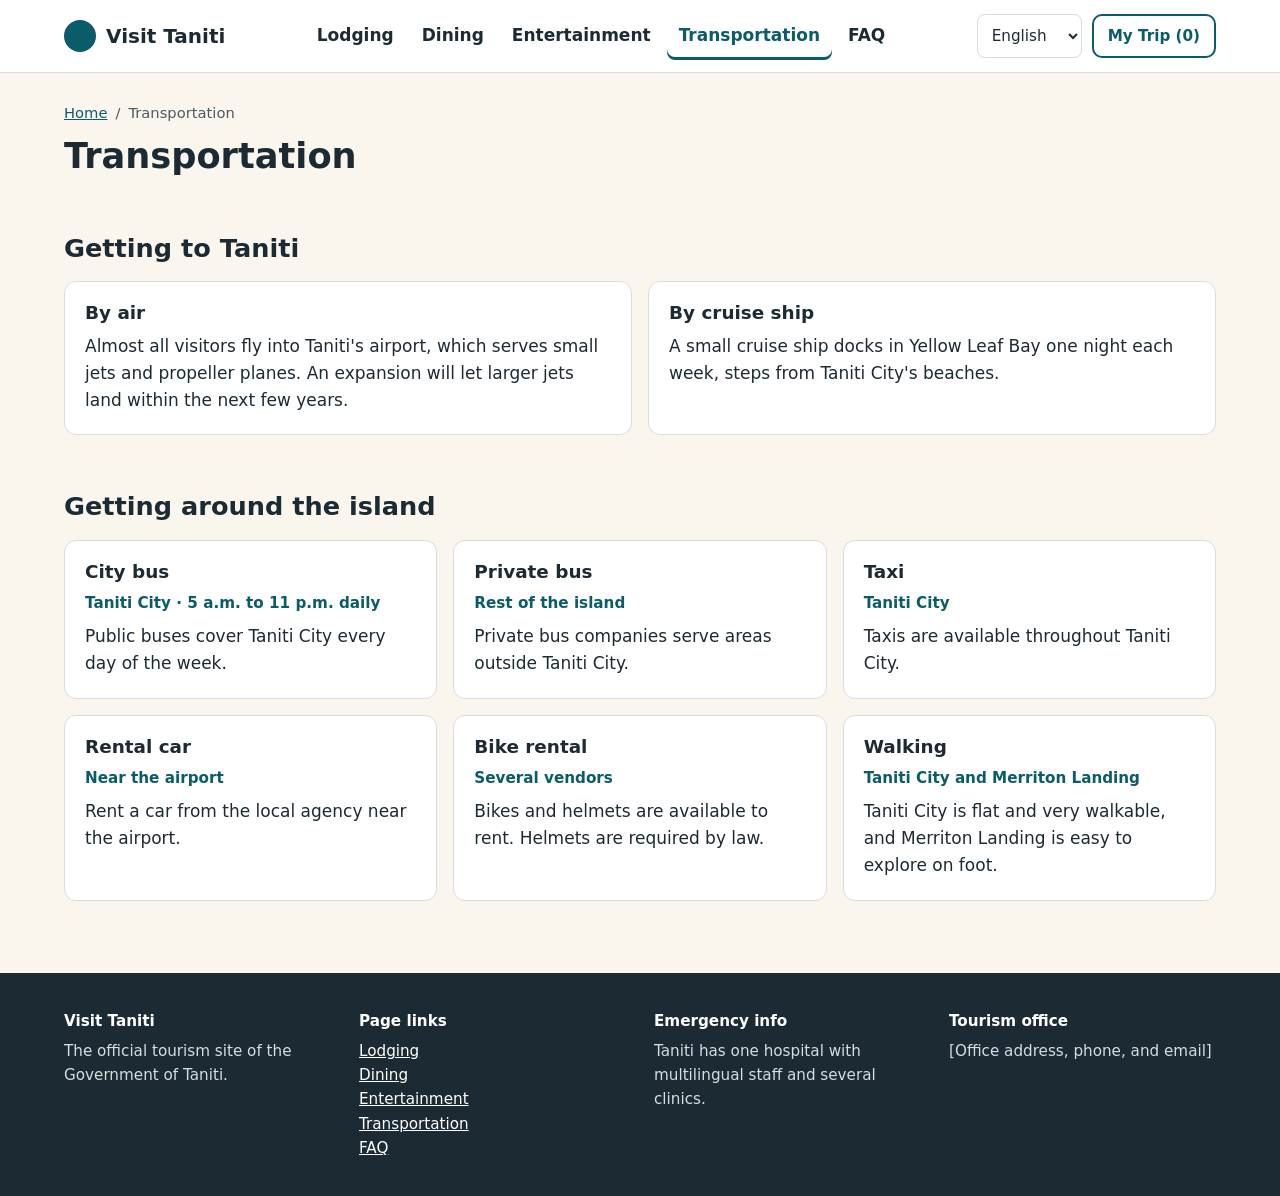
<file: transportation.html>
<!DOCTYPE html>
<html lang="en">
<head>
  <meta charset="utf-8">
  <meta name="viewport" content="width=device-width, initial-scale=1">
  <meta name="description" content="How to get to Taniti and get around the island.">
  <title>Transportation | Visit Taniti</title>
  <link rel="stylesheet" href="styles.css">
</head>
<body>
<a class="skip-link" href="#main">Skip to main content</a>
<header class="site-header">
  <div class="wrap header-inner">
    <a class="logo" href="index.html" aria-label="Visit Taniti home"><span class="logo-mark" aria-hidden="true"></span>Visit Taniti</a>
    <nav aria-label="Main"><ul class="main-nav"><li><a href="lodging.html">Lodging</a></li><li><a href="dining.html">Dining</a></li><li><a href="entertainment.html">Entertainment</a></li><li><a href="transportation.html" aria-current="page">Transportation</a></li><li><a href="faq.html">FAQ</a></li></ul></nav>
    <div class="header-tools">
      <label class="visually-hidden" for="lang">Language</label>
      <select id="lang"><option>English</option><option>Español</option><option>Français</option><option>日本語</option></select>
      <a class="btn btn-outline btn-small" href="#">My Trip (0)</a>
    </div>
  </div>
</header>
<main id="main">
<section class="wrap page-title">
  <nav aria-label="Breadcrumb"><ol class="breadcrumb"><li><a href="index.html">Home</a></li><li aria-current="page">Transportation</li></ol></nav>
  <h1>Transportation</h1>
  
</section>
<section class="wrap section" aria-labelledby="here-title">
  <h2 id="here-title">Getting to Taniti</h2>
  <div class="grid grid-2">
    <div class="info-card"><h3>By air</h3><p>Almost all visitors fly into Taniti's airport, which serves small jets and propeller planes. An expansion will let larger jets land within the next few years.</p></div>
    <div class="info-card"><h3>By cruise ship</h3><p>A small cruise ship docks in Yellow Leaf Bay one night each week, steps from Taniti City's beaches.</p></div>
  </div>
</section>
<section class="wrap section" aria-labelledby="around-title">
  <h2 id="around-title">Getting around the island</h2>
  <div class="grid grid-3"><div class="info-card"><h3>City bus</h3><p class="where">Taniti City · 5 a.m. to 11 p.m. daily</p><p>Public buses cover Taniti City every day of the week.</p></div><div class="info-card"><h3>Private bus</h3><p class="where">Rest of the island</p><p>Private bus companies serve areas outside Taniti City.</p></div><div class="info-card"><h3>Taxi</h3><p class="where">Taniti City</p><p>Taxis are available throughout Taniti City.</p></div><div class="info-card"><h3>Rental car</h3><p class="where">Near the airport</p><p>Rent a car from the local agency near the airport.</p></div><div class="info-card"><h3>Bike rental</h3><p class="where">Several vendors</p><p>Bikes and helmets are available to rent. Helmets are required by law.</p></div><div class="info-card"><h3>Walking</h3><p class="where">Taniti City and Merriton Landing</p><p>Taniti City is flat and very walkable, and Merriton Landing is easy to explore on foot.</p></div></div>
</section>
</main>
<footer class="site-footer">
  <div class="wrap footer-grid">
    <div><p class="footer-title">Visit Taniti</p><p>The official tourism site of the Government of Taniti.</p></div>
    <nav aria-label="Footer"><p class="footer-title">Page links</p><ul>
      <li><a href="lodging.html">Lodging</a></li><li><a href="dining.html">Dining</a></li><li><a href="entertainment.html">Entertainment</a></li>
      <li><a href="transportation.html">Transportation</a></li><li><a href="faq.html">FAQ</a></li></ul></nav>
    <div><p class="footer-title">Emergency info</p><p>Taniti has one hospital with multilingual staff and several clinics.</p></div>
    <div><p class="footer-title">Tourism office</p><p>[Office address, phone, and email]</p></div>
  </div>
</footer>
</body>
</html>
</file>
<file: styles.css>
:root {
  --ink: #1c2b33;
  --muted: #4a5a65;
  --sand: #faf6ee;
  --white: #ffffff;
  --ocean: #0b5c6b;
  --ocean-dark: #0b4f5c;
  --ocean-light: #e3f1f3;
  --coral: #b4451a;
  --line: #d5dde0;
  --green-bg: #e6f4ea;
  --green: #1d6b3a;
  --warn-bg: #fff4d6;
  --warn: #6b4a00;
  --radius: 12px;
}

* { box-sizing: border-box; }
body { margin: 0; font-family: "Segoe UI", system-ui, -apple-system, Roboto, Arial, sans-serif; font-size: 17px; line-height: 1.6; color: var(--ink); background: var(--sand); }
h1, h2, h3 { line-height: 1.2; margin: 0; }
h1 { font-size: 2.2rem; }
h2 { font-size: 1.6rem; }
h3 { font-size: 1.15rem; }
p { margin: 0; }
a { color: var(--ocean); }
a:hover { color: var(--ocean-dark); }
a:focus-visible, button:focus-visible, select:focus-visible, summary:focus-visible { outline: 3px solid var(--ink); outline-offset: 2px; box-shadow: 0 0 0 6px var(--white); }
.wrap { width: 100%; max-width: 1200px; margin: 0 auto; padding: 0 24px; }
.visually-hidden { position: absolute; width: 1px; height: 1px; overflow: hidden; clip: rect(0 0 0 0); white-space: nowrap; }
.skip-link { position: absolute; left: -9999px; top: 8px; z-index: 10; background: var(--white); padding: 10px 14px; border-radius: 8px; font-weight: 600; }
.skip-link:focus { left: 16px; }

.site-header { background: var(--white); border-bottom: 1px solid var(--line); position: sticky; top: 0; z-index: 5; }
.header-inner { display: flex; align-items: center; justify-content: space-between; gap: 16px; flex-wrap: wrap; min-height: 72px; padding-top: 8px; padding-bottom: 8px; }
.logo { display: flex; align-items: center; gap: 10px; font-weight: 700; font-size: 1.25rem; color: var(--ink); text-decoration: none; }
.logo-mark { width: 32px; height: 32px; border-radius: 50%; background: var(--ocean); }
.main-nav { list-style: none; margin: 0; padding: 0; display: flex; flex-wrap: wrap; gap: 4px; }
.main-nav a { display: inline-block; padding: 10px 12px; border-radius: 8px; font-weight: 600; color: var(--ink); text-decoration: none; }
.main-nav a:hover { background: var(--ocean-light); }
.main-nav a[aria-current="page"] { color: var(--ocean); box-shadow: inset 0 -3px 0 var(--ocean); }
.header-tools { display: flex; align-items: center; gap: 10px; }
select { min-height: 44px; padding: 0 10px; border: 1px solid var(--line); border-radius: 8px; font: inherit; font-size: 0.95rem; background: var(--white); color: var(--ink); }

.btn { display: inline-flex; align-items: center; justify-content: center; min-height: 48px; padding: 0 20px; border-radius: 10px; border: 2px solid var(--coral); font: inherit; font-weight: 600; font-size: 1rem; text-decoration: none; cursor: pointer; white-space: nowrap; }
.btn-primary { background: var(--coral); color: var(--white); }
.btn-primary:hover { background: #9c3a15; border-color: #9c3a15; color: var(--white); }
.btn-outline { background: var(--white); color: var(--ocean); border-color: var(--ocean); }
.btn-outline:hover { background: var(--ocean-light); color: var(--ocean-dark); }
.btn-light { background: transparent; color: var(--white); border-color: var(--white); }
.btn-light:hover { background: rgba(255, 255, 255, 0.15); color: var(--white); }
.btn-small { min-height: 44px; padding: 0 14px; font-size: 0.95rem; }
.btn-block { width: 100%; }

.holiday-alert { background: var(--warn-bg); color: var(--warn); border-bottom: 1px solid #e9d49a; }
.holiday-alert p { padding: 12px 0; font-size: 0.95rem; }
.holiday-alert a { color: var(--warn); font-weight: 600; }
.hero { background: var(--ocean-dark); color: var(--white); }
.hero-inner { display: grid; grid-template-columns: repeat(2, minmax(0, 1fr)); gap: 40px; align-items: center; padding-top: 64px; padding-bottom: 72px; }
.hero-text { display: flex; flex-direction: column; gap: 18px; }
.hero h1 { font-size: 2.8rem; }
.hero p { color: #d7ecef; font-size: 1.1rem; }
.eyebrow { text-transform: uppercase; letter-spacing: 0.05em; font-weight: 600; font-size: 0.9rem !important; }
.hero-buttons { display: flex; flex-wrap: wrap; gap: 12px; }
.hero-photo { height: 320px; border-radius: 16px; }

.section { margin-top: 56px; display: flex; flex-direction: column; gap: 18px; }
.section-head { display: flex; justify-content: space-between; align-items: baseline; gap: 12px; flex-wrap: wrap; }
.section-head a { font-weight: 600; }
.trip-types { background: var(--white); border: 1px solid var(--line); border-radius: 16px; padding: 24px; margin-top: -28px; position: relative; max-width: 1152px; }
.trip-types h2 { font-size: 1.25rem; }
.trip-grid { display: grid; grid-template-columns: repeat(4, minmax(0, 1fr)); gap: 12px; }
.grid { display: grid; gap: 16px; grid-template-columns: repeat(auto-fill, minmax(300px, 1fr)); }
.grid-2 { grid-template-columns: repeat(2, minmax(0, 1fr)); }
.grid-3 { grid-template-columns: repeat(3, minmax(0, 1fr)); }
.grid-4 { grid-template-columns: repeat(4, minmax(0, 1fr)); }

.card { background: var(--white); border: 1px solid var(--line); border-radius: var(--radius); overflow: hidden; display: flex; flex-direction: column; }
.card-body { padding: 16px; display: flex; flex-direction: column; gap: 8px; flex: 1; }
.card-actions { display: flex; gap: 8px; margin-top: auto; padding-top: 6px; }
.card-actions .btn { flex: 1 1 0; padding: 0 10px; }
.badges { display: flex; flex-wrap: wrap; gap: 6px; }
.badge { display: inline-block; padding: 2px 10px; border-radius: 999px; background: var(--ocean-light); color: var(--ocean); font-size: 0.8rem; font-weight: 600; }
.badge-green { background: var(--green-bg); color: var(--green); }
.meta { color: var(--muted); font-size: 0.92rem; }
.price { font-weight: 700; font-size: 1.05rem; }
.info-card { background: var(--white); border: 1px solid var(--line); border-radius: var(--radius); padding: 20px; display: flex; flex-direction: column; gap: 8px; }
.info-card a { font-weight: 600; margin-top: auto; }
.where { color: var(--ocean); font-weight: 600; font-size: 0.95rem; }

.photo { height: 160px; display: flex; align-items: flex-end; padding: 12px; color: var(--muted); font-size: 0.85rem; }
.tone-water { background: #cfe6ea; }
.tone-forest { background: #d5e8d2; }
.tone-earth { background: #ebdccb; }
.tone-sand { background: #e7e0d2; }
.tone-violet { background: #e8e1f0; }
.tone-sky { background: #e3ebf3; }
.tone-rose { background: #f1e4d8; }


.page-title { padding-top: 28px; display: flex; flex-direction: column; gap: 10px; }
.breadcrumb { list-style: none; margin: 0; padding: 0; display: flex; gap: 8px; font-size: 0.92rem; color: var(--muted); }
.breadcrumb li + li::before { content: "/"; margin-right: 8px; }
.intro { max-width: 720px; }

.filter-area { margin-top: 18px; display: flex; flex-direction: column; gap: 14px; position: relative; }
.filter-target { position: absolute; top: -110px; left: 0; width: 1px; height: 1px; }
.chips { display: flex; gap: 8px; flex-wrap: wrap; }
.chip { display: inline-flex; align-items: center; min-height: 44px; padding: 0 16px; border-radius: 999px; border: 2px solid var(--ocean); color: var(--ocean); background: var(--white); font-weight: 600; text-decoration: none; }
.chip:hover { background: var(--ocean-light); }
.chip-all { background: var(--ocean); color: var(--white); }
.filter-target:target ~ .chips .chip-all { background: var(--white); color: var(--ocean); }
#all:target ~ .chips .chip-all { background: var(--ocean); color: var(--white); }
.results { display: flex; flex-direction: column; gap: 14px; }
.results .grid { counter-reset: shown; }
.results .card { counter-increment: shown; }
.count { order: -1; color: var(--muted); font-size: 0.95rem; }
.count::before { content: "Showing " counter(shown) " "; }
#resort:target ~ .results .card:not(.resort) { display: none; }
#resort:target ~ .chips .chip[data-f="resort"] { background: var(--ocean); color: #fff; }
#hotel:target ~ .results .card:not(.hotel) { display: none; }
#hotel:target ~ .chips .chip[data-f="hotel"] { background: var(--ocean); color: #fff; }
#bb:target ~ .results .card:not(.bb) { display: none; }
#bb:target ~ .chips .chip[data-f="bb"] { background: var(--ocean); color: #fff; }
#condo:target ~ .results .card:not(.condo) { display: none; }
#condo:target ~ .chips .chip[data-f="condo"] { background: var(--ocean); color: #fff; }
#hostel:target ~ .results .card:not(.hostel) { display: none; }
#hostel:target ~ .chips .chip[data-f="hostel"] { background: var(--ocean); color: #fff; }
#local:target ~ .results .card:not(.local) { display: none; }
#local:target ~ .chips .chip[data-f="local"] { background: var(--ocean); color: #fff; }
#american:target ~ .results .card:not(.american) { display: none; }
#american:target ~ .chips .chip[data-f="american"] { background: var(--ocean); color: #fff; }
#panasian:target ~ .results .card:not(.panasian) { display: none; }
#panasian:target ~ .chips .chip[data-f="panasian"] { background: var(--ocean); color: #fff; }
#families:target ~ .results .card:not(.families) { display: none; }
#families:target ~ .chips .chip[data-f="families"] { background: var(--ocean); color: #fff; }
#couples:target ~ .results .card:not(.couples) { display: none; }
#couples:target ~ .chips .chip[data-f="couples"] { background: var(--ocean); color: #fff; }
#adventure:target ~ .results .card:not(.adventure) { display: none; }
#adventure:target ~ .chips .chip[data-f="adventure"] { background: var(--ocean); color: #fff; }
#nature:target ~ .results .card:not(.nature) { display: none; }
#nature:target ~ .chips .chip[data-f="nature"] { background: var(--ocean); color: #fff; }
#water:target ~ .results .card:not(.water) { display: none; }
#water:target ~ .chips .chip[data-f="water"] { background: var(--ocean); color: #fff; }
#tours:target ~ .results .card:not(.tours) { display: none; }
#tours:target ~ .chips .chip[data-f="tours"] { background: var(--ocean); color: #fff; }
#culture:target ~ .results .card:not(.culture) { display: none; }
#culture:target ~ .chips .chip[data-f="culture"] { background: var(--ocean); color: #fff; }
#nightlife:target ~ .results .card:not(.nightlife) { display: none; }
#nightlife:target ~ .chips .chip[data-f="nightlife"] { background: var(--ocean); color: #fff; }

.food-card .card-body { padding: 18px; }
.show-more { display: flex; justify-content: center; margin-top: 24px; }

.faq-list { margin-top: 18px; display: flex; flex-direction: column; gap: 10px; }
.faq-item { background: var(--white); border: 1px solid var(--line); border-radius: var(--radius); max-width: 840px; }
.faq-item summary { cursor: pointer; list-style: none; display: flex; justify-content: space-between; align-items: center; gap: 12px; min-height: 56px; padding: 0 18px; font-weight: 600; font-size: 1.05rem; }
.faq-item summary::-webkit-details-marker { display: none; }
.faq-item summary::after { content: "+"; font-size: 1.4rem; color: var(--ocean); }
.faq-item[open] summary::after { content: "\2212"; }
.faq-item p { padding: 0 18px 18px; }

.site-footer { margin-top: 72px; background: var(--ink); color: #d5dde0; }
.footer-grid { display: grid; grid-template-columns: repeat(4, minmax(0, 1fr)); gap: 28px; padding-top: 36px; padding-bottom: 36px; font-size: 0.95rem; }
.footer-title { color: var(--white); font-weight: 700; margin-bottom: 6px; }
.site-footer ul { list-style: none; margin: 0; padding: 0; }
.site-footer a { color: var(--white); }

@media (max-width: 960px) {
  .grid-4 { grid-template-columns: repeat(2, minmax(0, 1fr)); }
  .grid-3 { grid-template-columns: repeat(2, minmax(0, 1fr)); }
  .footer-grid { grid-template-columns: repeat(2, minmax(0, 1fr)); }
}

@media (max-width: 640px) {
  body { font-size: 16px; }
  .grid { grid-template-columns: 1fr; }
  h1 { font-size: 1.8rem; }
  .hero h1 { font-size: 2rem; }
  .wrap { padding: 0 16px; }
  .header-inner { flex-direction: column; align-items: stretch; }
  .main-nav { justify-content: space-between; }
  .main-nav a { padding: 10px 8px; }
  .header-tools { justify-content: space-between; }
  .hero-inner { grid-template-columns: 1fr; padding-top: 36px; padding-bottom: 56px; }
  .hero-photo { display: none; }
  .hero-buttons .btn { width: 100%; }
  .trip-grid, .grid-2, .grid-3, .grid-4, .footer-grid { grid-template-columns: 1fr; }
  .trip-types { margin-top: -24px; padding: 18px; }
  .chips { flex-wrap: nowrap; overflow-x: auto; padding-bottom: 4px; }
  .chip { flex: none; }
}
</file>
